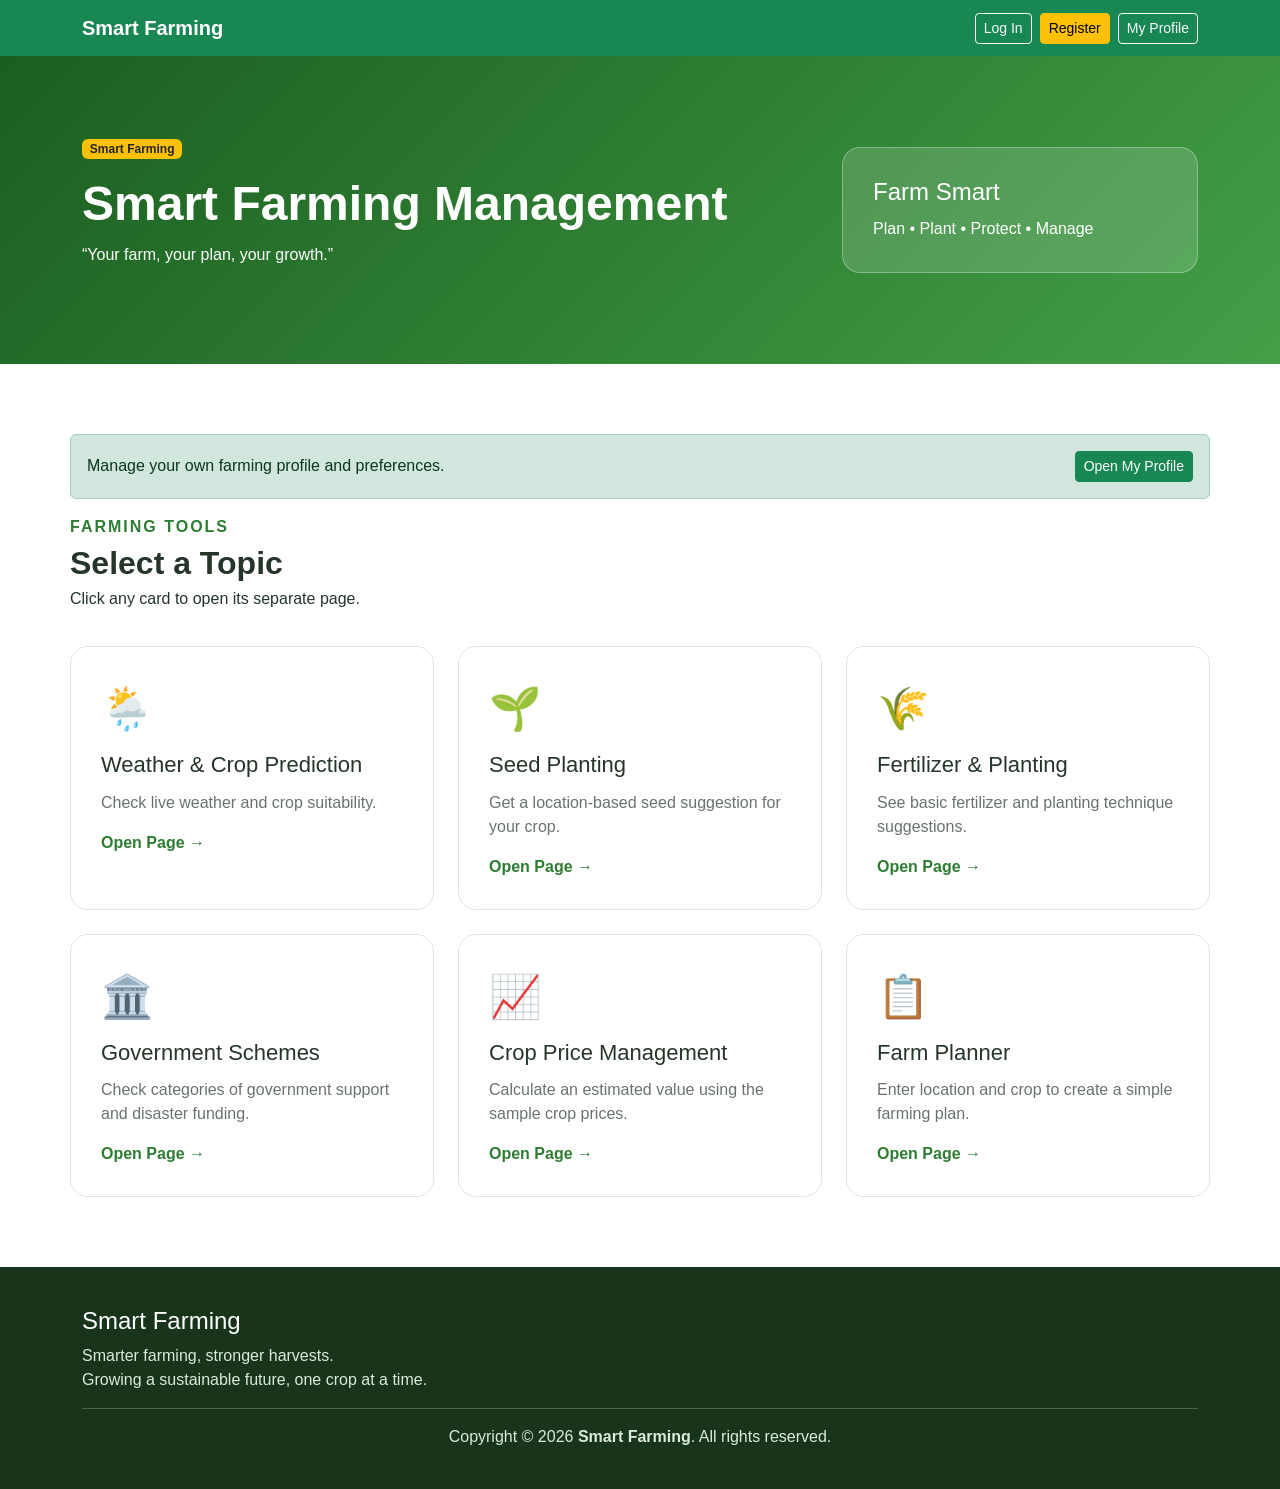
<file: index.html>
<!doctype html>
<html lang="en">
  <head>
    <meta charset="UTF-8" />
    <meta name="viewport" content="width=device-width, initial-scale=1.0" />
    <title>Smart Farming</title>
    <link
      href="https://cdn.jsdelivr.net/npm/bootstrap@5.3.8/dist/css/bootstrap.min.css"
      rel="stylesheet"
    />
    <link rel="stylesheet" href="style.css" />
  </head>
  <body>
    <nav class="navbar navbar-dark bg-success">
      <div class="container">
        <a class="navbar-brand fw-bold" href="index.html">Smart Farming</a>
        <div class="d-flex gap-2">
          <a class="btn btn-outline-light btn-sm" href="login.html">Log In</a>
          <a class="btn btn-warning btn-sm" href="signup.html">Register</a>
          <a class="btn btn-outline-light btn-sm" href="dashboard.html"
            >My Profile</a
          >
        </div>
      </div>
    </nav>

    <section class="hero-section">
      <div class="container">
        <div class="row align-items-center">
          <div class="col-md-8">
            <span class="badge bg-warning text-dark mb-3">Smart Farming</span>
            <h1>Smart Farming Management</h1>
            <p>“Your farm, your plan, your growth.”</p>
          </div>
          <div class="col-md-4">
            <div class="hero-card">
              <h4>Farm Smart</h4>
              <p class="mb-0">Plan • Plant • Protect • Manage</p>
            </div>
          </div>
        </div>
      </div>
    </section>

    <div class="container section-padding">
      <div
        class="alert alert-success d-flex flex-wrap justify-content-between align-items-center gap-2"
      >
        <span>Manage your own farming profile and preferences.</span
        ><a class="btn btn-success btn-sm" href="dashboard.html"
          >Open My Profile</a
        >
      </div>
      <div class="section-title">
        <span>FARMING TOOLS</span>
        <h2>Select a Topic</h2>
        <p>Click any card to open its separate page.</p>
      </div>

      <div class="row g-4">
        <div class="col-md-6 col-lg-4">
          <a class="topic-card" href="weather.html">
            <div class="topic-icon">🌦️</div>
            <h3>Weather & Crop Prediction</h3>
            <p>Check live weather and crop suitability.</p>
            <span>Open Page →</span>
          </a>
        </div>

        <div class="col-md-6 col-lg-4">
          <a class="topic-card" href="seeds.html">
            <div class="topic-icon">🌱</div>
            <h3>Seed Planting</h3>
            <p>Get a location-based seed suggestion for your crop.</p>
            <span>Open Page →</span>
          </a>
        </div>

        <div class="col-md-6 col-lg-4">
          <a class="topic-card" href="fertilizer.html">
            <div class="topic-icon">🌾</div>
            <h3>Fertilizer & Planting</h3>
            <p>See basic fertilizer and planting technique suggestions.</p>
            <span>Open Page →</span>
          </a>
        </div>

        <div class="col-md-6 col-lg-4">
          <a class="topic-card" href="schemes.html">
            <div class="topic-icon">🏛️</div>
            <h3>Government Schemes</h3>
            <p>Check categories of government support and disaster funding.</p>
            <span>Open Page →</span>
          </a>
        </div>

        <div class="col-md-6 col-lg-4">
          <a class="topic-card" href="prices.html">
            <div class="topic-icon">📈</div>
            <h3>Crop Price Management</h3>
            <p>Calculate an estimated value using the sample crop prices.</p>
            <span>Open Page →</span>
          </a>
        </div>

        <div class="col-md-6 col-lg-4">
          <a class="topic-card" href="planner.html">
            <div class="topic-icon">📋</div>
            <h3>Farm Planner</h3>
            <p>Enter location and crop to create a simple farming plan.</p>
            <span>Open Page →</span>
          </a>
        </div>
      </div>
    </div>

    <footer>
      <div class="container">
        <h4>Smart Farming</h4>
        <p class="mb-0">
          Smarter farming, stronger harvests.<br />
          Growing a sustainable future, one crop at a time.
        </p>
        <hr />
        <p class="mb-0 text-center">
          Copyright &copy; 2026 <strong>Smart Farming</strong>. All rights
          reserved.
        </p>
      </div>
    </footer>
  </body>
</html>
</file>
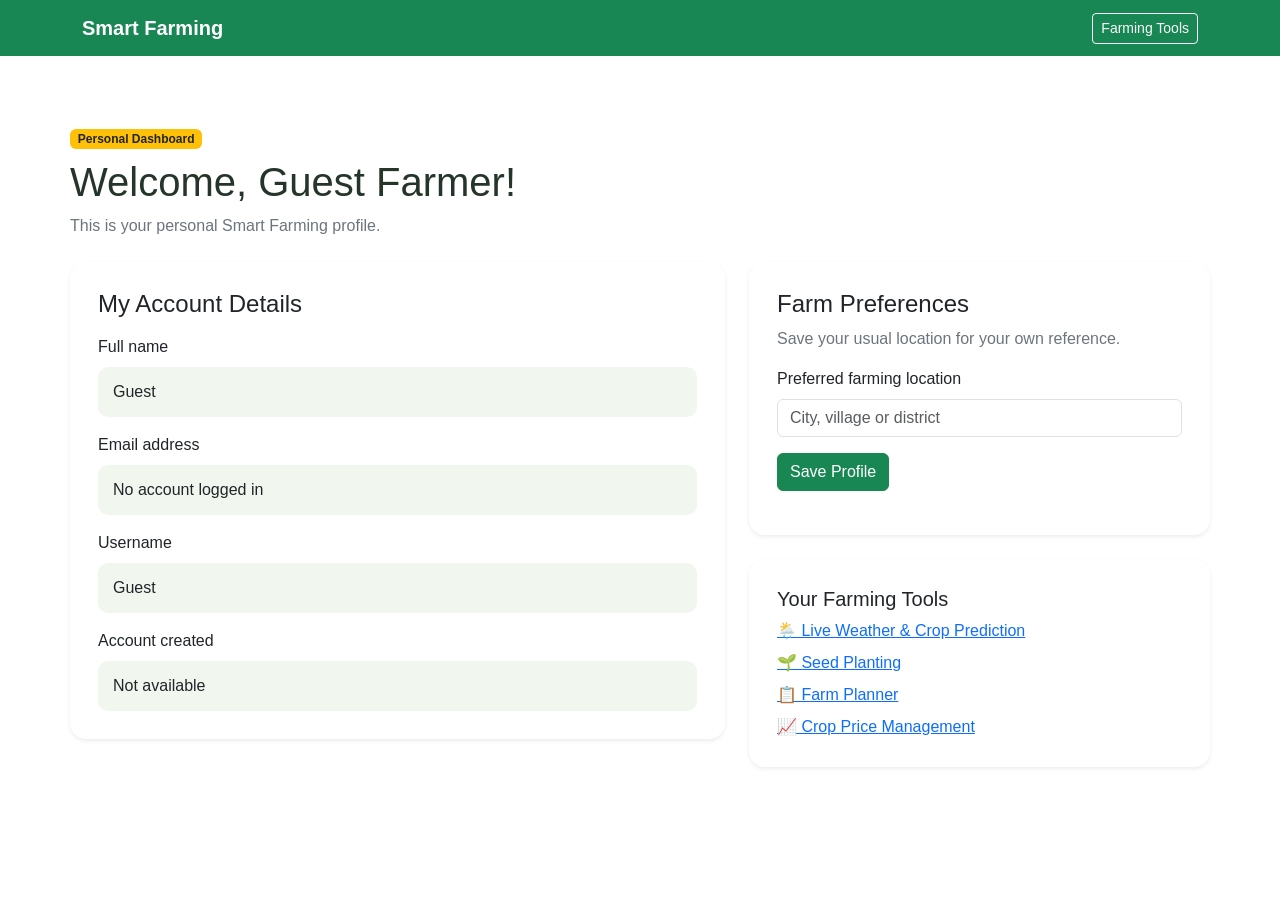
<file: dashboard.html>
<!DOCTYPE html>
<html lang="en"><head><meta charset="UTF-8"><meta name="viewport" content="width=device-width, initial-scale=1"><title>My Farming Profile | Smart Farming</title><link href="https://cdn.jsdelivr.net/npm/bootstrap@5.3.8/dist/css/bootstrap.min.css" rel="stylesheet"><link rel="stylesheet" href="style.css"></head>
<body><nav class="navbar navbar-dark bg-success"><div class="container"><a class="navbar-brand fw-bold" href="index.html">Smart Farming</a><div class="d-flex gap-2"><a class="btn btn-outline-light btn-sm" href="index.html">Farming Tools</a></div></div></nav><main class="container section-padding"><div class="mb-4"><span class="badge bg-warning text-dark">Personal Dashboard</span><h1 class="mt-2">Welcome, <span id="dashboardName">Farmer</span>!</h1><p class="text-secondary">This is your personal Smart Farming profile.</p></div><div class="row g-4"><div class="col-lg-7"><section class="card shadow-sm"><div class="card-body"><h2 class="h4 mb-3">My Account Details</h2><div class="mb-3"><label class="form-label">Full name</label><div class="profile-value" id="dashboardNameCopy"><span id="dashboardNameCard">Your name</span></div></div><div class="mb-3"><label class="form-label">Email address</label><div class="profile-value" id="profileEmail"></div></div><div class="mb-3"><label class="form-label">Username</label><div class="profile-value" id="profileUsername"></div></div><div><label class="form-label">Account created</label><div class="profile-value" id="profileCreated"></div></div></div></section></div><div class="col-lg-5"><section class="card shadow-sm"><div class="card-body"><h2 class="h4">Farm Preferences</h2><p class="text-secondary">Save your usual location for your own reference.</p><label class="form-label" for="profileLocation">Preferred farming location</label><input class="form-control mb-3" id="profileLocation" placeholder="City, village or district"><button class="btn btn-success" id="saveProfileButton">Save Profile</button><p id="profileMessage" role="status" aria-live="polite"></p></div></section><section class="card shadow-sm mt-4"><div class="card-body"><h2 class="h5">Your Farming Tools</h2><p class="mb-2"><a href="weather.html">🌦️ Live Weather & Crop Prediction</a></p><p class="mb-2"><a href="seeds.html">🌱 Seed Planting</a></p><p class="mb-2"><a href="planner.html">📋 Farm Planner</a></p><p class="mb-0"><a href="prices.html">📈 Crop Price Management</a></p></div></section></div></div></main><script src="account.js"></script></body></html>
</file>
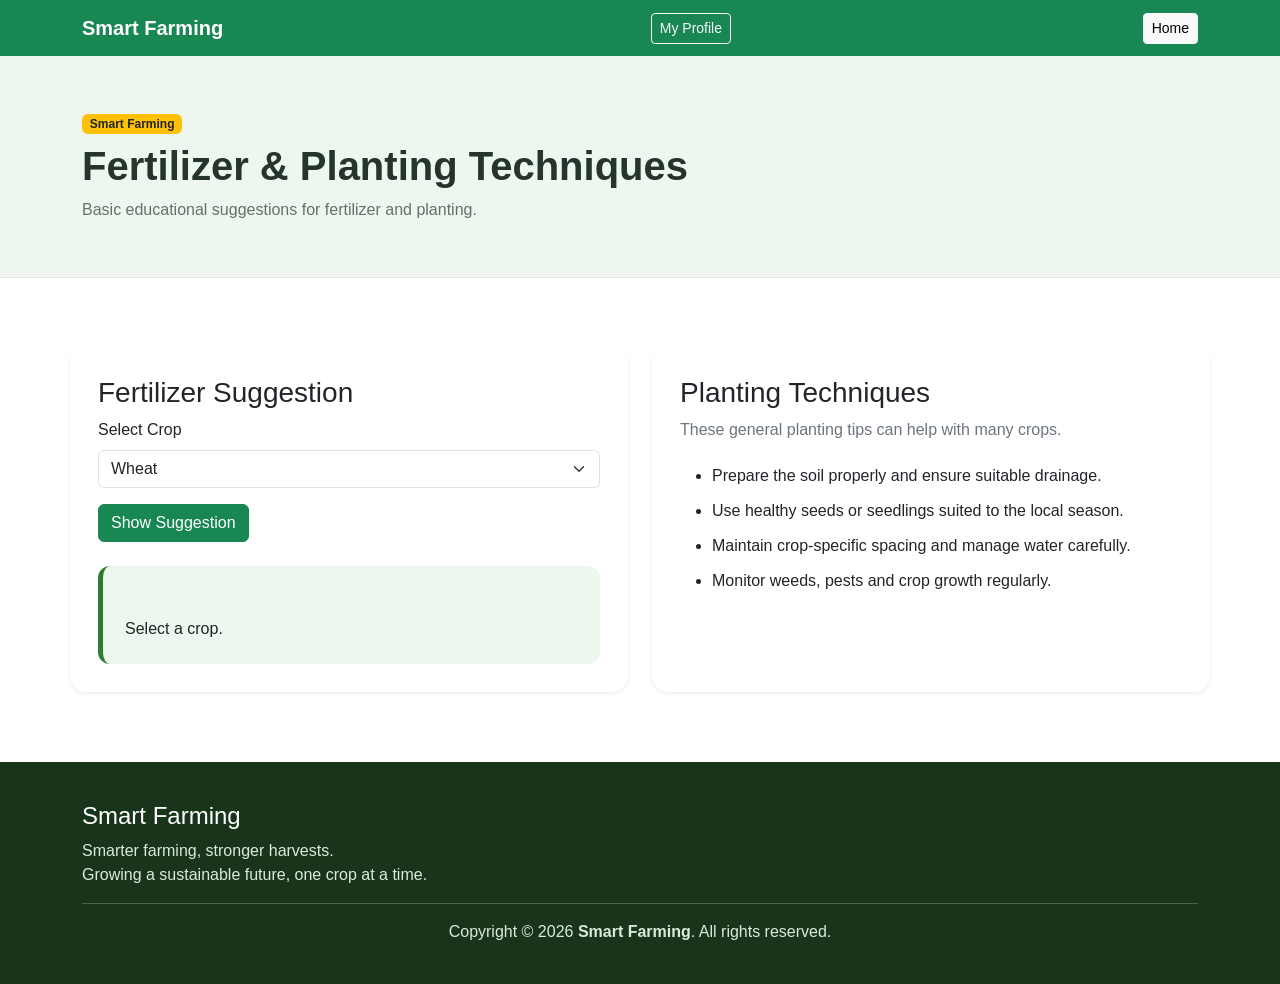
<file: fertilizer.html>
<!doctype html>
<html lang="en">
  <head>
    <meta charset="UTF-8" />
    <meta name="viewport" content="width=device-width, initial-scale=1.0" />
    <title>Fertilizer & Planting - Smart Farming</title>
    <link
      href="https://cdn.jsdelivr.net/npm/bootstrap@5.3.8/dist/css/bootstrap.min.css"
      rel="stylesheet"
    />
    <link rel="stylesheet" href="style.css" />
  </head>
  <body>
    <nav class="navbar navbar-dark bg-success">
      <div class="container">
        <a class="navbar-brand fw-bold" href="index.html">Smart Farming</a>
        <div class="d-flex gap-2">
          <a class="btn btn-outline-light btn-sm" href="dashboard.html"
            >My Profile</a
          >
        </div>
        <a class="btn btn-light btn-sm" href="index.html">Home</a>
      </div>
    </nav>

    <header class="page-header">
      <div class="container">
        <span class="badge bg-warning text-dark mb-2">Smart Farming</span>
        <h1>Fertilizer & Planting Techniques</h1>
        <p>Basic educational suggestions for fertilizer and planting.</p>
      </div>
    </header>

    <main class="container section-padding">
      <div class="row g-4">
        <div class="col-md-6">
          <div class="card shadow-sm h-100">
            <div class="card-body">
              <h3>Fertilizer Suggestion</h3>

              <label class="form-label">Select Crop</label>
              <select id="fertilizerCrop" class="form-select">
                <option value="wheat">Wheat</option>
                <option value="rice">Rice</option>
                <option value="cotton">Cotton</option>
                <option value="peanut">Peanut</option>
                <option value="vegetables">Vegetables</option>
                <option value="corn">Corn</option>
                <option value="chana">Chana</option>
                <option value="soybean">Soybean</option>
                <option value="pearlmillet">Bajra</option>
                <option value="tomato">Tomato</option>
                <option value="onion">Onion</option>
                <option value="potato">Potato</option>
                <option value="garlic">Garlic</option>
                <option value="mango">Mango</option>
                <option value="banana">Banana</option>
              </select>

              <button id="fertilizerBtn" class="btn btn-success mt-3">
                Show Suggestion
              </button>

              <div id="fertilizerResult" class="result-box mt-4">
                Select a crop.
              </div>
            </div>
          </div>
        </div>

        <div class="col-md-6">
          <div class="card shadow-sm h-100">
            <div class="card-body">
              <h3>Planting Techniques</h3>
              <p class="text-secondary">
                These general planting tips can help with many crops.
              </p>
              <ul class="clean-list" id="plantingTechniqueList">
                <li>Prepare the soil properly and ensure suitable drainage.</li>
                <li>
                  Use healthy seeds or seedlings suited to the local season.
                </li>
                <li>
                  Maintain crop-specific spacing and manage water carefully.
                </li>
                <li>Monitor weeds, pests and crop growth regularly.</li>
              </ul>
            </div>
          </div>
        </div>
      </div>
    </main>

    <footer>
      <div class="container">
        <h4>Smart Farming</h4>
        <p class="mb-0">
          Smarter farming, stronger harvests.<br />
          Growing a sustainable future, one crop at a time.
        </p>
        <hr />
        <p class="mb-0 text-center">
          Copyright &copy; 2026 <strong>Smart Farming</strong>. All rights
          reserved.
        </p>
      </div>
    </footer>

    <script src="script.js"></script>
    <script src="https://cdn.jsdelivr.net/npm/bootstrap@5.3.8/dist/js/bootstrap.bundle.min.js"></script>
  </body>
</html>
</file>
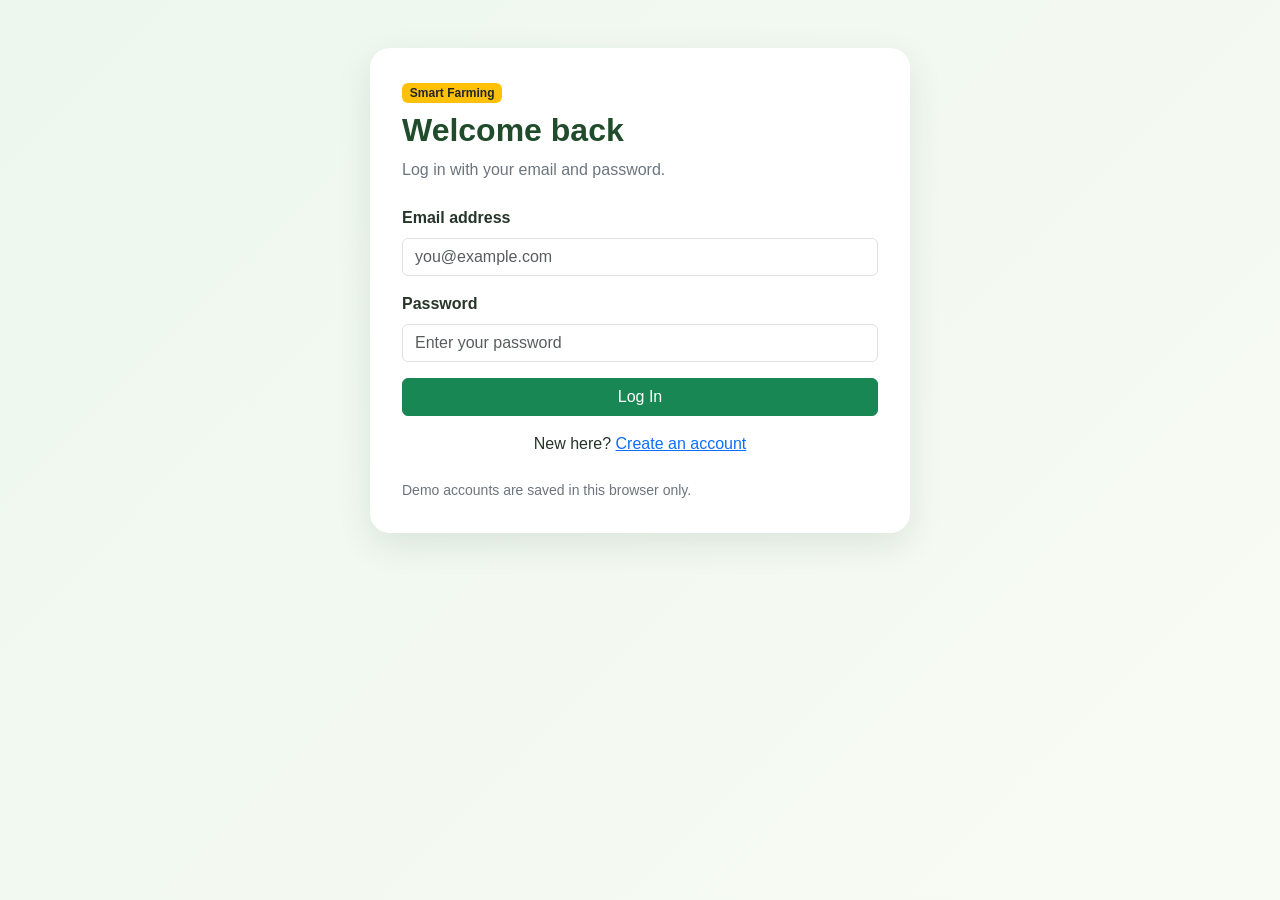
<file: login.html>
<!DOCTYPE html>
<html lang="en">
<head>
    <meta charset="UTF-8">
    <meta name="viewport" content="width=device-width, initial-scale=1">
    <title>Login | Smart Farming</title>
    <link href="https://cdn.jsdelivr.net/npm/bootstrap@5.3.8/dist/css/bootstrap.min.css" rel="stylesheet">
    <link rel="stylesheet" href="style.css">
</head>
<body>
    <main class="auth-page">
        <div class="auth-card">
            <div class="mb-4">
                <span class="badge bg-warning text-dark mb-2">Smart Farming</span>
                <h1 class="h2">Welcome back</h1>
                <p class="text-secondary">Log in with your email and password.</p>
            </div>
            <form id="loginForm">
                <div class="mb-3">
                    <label class="form-label" for="loginEmail">Email address</label>
                    <input class="form-control" type="email" id="loginEmail" autocomplete="email" required placeholder="you@example.com">
                </div>
                <div class="mb-3">
                    <label class="form-label" for="loginPassword">Password</label>
                    <input class="form-control" type="password" id="loginPassword" autocomplete="current-password" required placeholder="Enter your password">
                </div>
                <button class="btn btn-success w-100" type="submit">Log In</button>
                <p id="loginMessage" role="status" aria-live="polite"></p>
            </form>
            <p class="mt-3 mb-0 text-center">New here? <a href="signup.html">Create an account</a></p>
            <p class="small text-secondary mt-4 mb-0">Demo accounts are saved in this browser only.</p>
        </div>
    </main>
    <script src="account.js"></script>
</body>
</html>
</file>
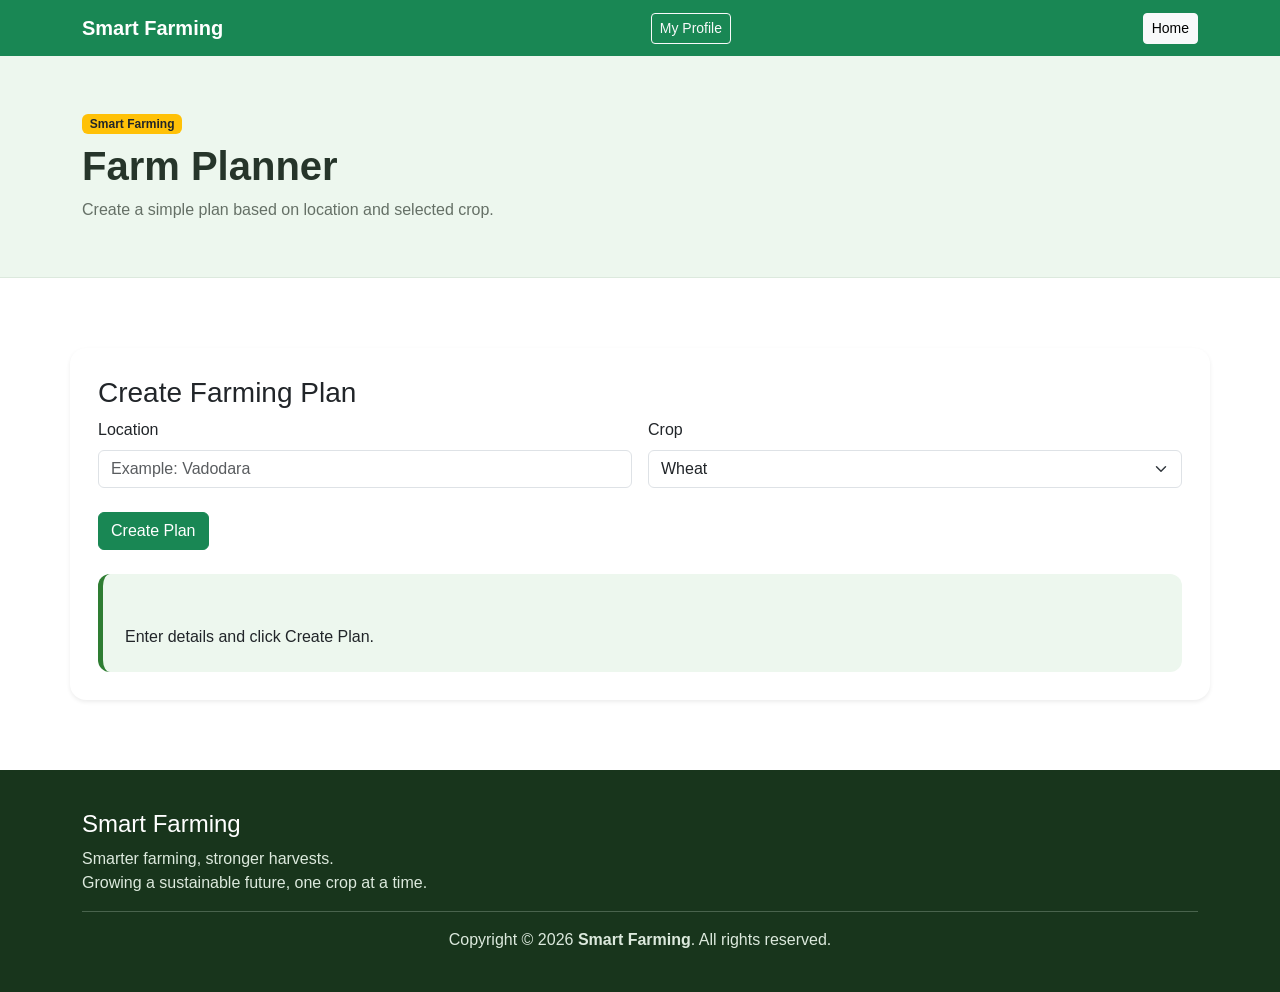
<file: planner.html>
<!doctype html>
<html lang="en">
  <head>
    <meta charset="UTF-8" />
    <meta name="viewport" content="width=device-width, initial-scale=1.0" />
    <title>Farm Planner - Smart Farming</title>
    <link
      href="https://cdn.jsdelivr.net/npm/bootstrap@5.3.8/dist/css/bootstrap.min.css"
      rel="stylesheet"
    />
    <link rel="stylesheet" href="style.css" />
  </head>
  <body>
    <nav class="navbar navbar-dark bg-success">
      <div class="container">
        <a class="navbar-brand fw-bold" href="index.html">Smart Farming</a>
        <div class="d-flex gap-2">
          <a class="btn btn-outline-light btn-sm" href="dashboard.html"
            >My Profile</a
          >
        </div>
        <a class="btn btn-light btn-sm" href="index.html">Home</a>
      </div>
    </nav>

    <header class="page-header">
      <div class="container">
        <span class="badge bg-warning text-dark mb-2">Smart Farming</span>
        <h1>Farm Planner</h1>
        <p>Create a simple plan based on location and selected crop.</p>
      </div>
    </header>

    <main class="container section-padding">
      <div class="card shadow-sm">
        <div class="card-body">
          <h3>Create Farming Plan</h3>

          <div class="row g-3">
            <div class="col-md-6">
              <label class="form-label">Location</label>
              <input
                type="text"
                id="planLocation"
                class="form-control"
                placeholder="Example: Vadodara"
              />
            </div>

            <div class="col-md-6">
              <label class="form-label">Crop</label>
              <select id="planCrop" class="form-select">
                <option value="wheat">Wheat</option>
                <option value="rice">Rice</option>
                <option value="cotton">Cotton</option>
                <option value="peanut">Peanut</option>
                <option value="vegetables">Vegetables</option>
                <option value="corn">Corn</option>
                <option value="chana">Chana</option>
                <option value="soybean">Soybean</option>
                <option value="pearlmillet">Bajra</option>
                <option value="tomato">Tomato</option>
                <option value="onion">Onion</option>
                <option value="potato">Potato</option>
                <option value="garlic">Garlic</option>
                <option value="mango">Mango</option>
                <option value="banana">Banana</option>
              </select>
            </div>
          </div>

          <button id="planBtn" class="btn btn-success mt-4">Create Plan</button>

          <div id="planResult" class="result-box mt-4">
            Enter details and click Create Plan.
          </div>
        </div>
      </div>
    </main>

    <footer>
      <div class="container">
        <h4>Smart Farming</h4>
        <p class="mb-0">
          Smarter farming, stronger harvests.<br />
          Growing a sustainable future, one crop at a time.
        </p>
        <hr />
        <p class="mb-0 text-center">
          Copyright &copy; 2026 <strong>Smart Farming</strong>. All rights
          reserved.
        </p>
      </div>
    </footer>

    <script src="script.js"></script>
    <script src="https://cdn.jsdelivr.net/npm/bootstrap@5.3.8/dist/js/bootstrap.bundle.min.js"></script>
  </body>
</html>
</file>
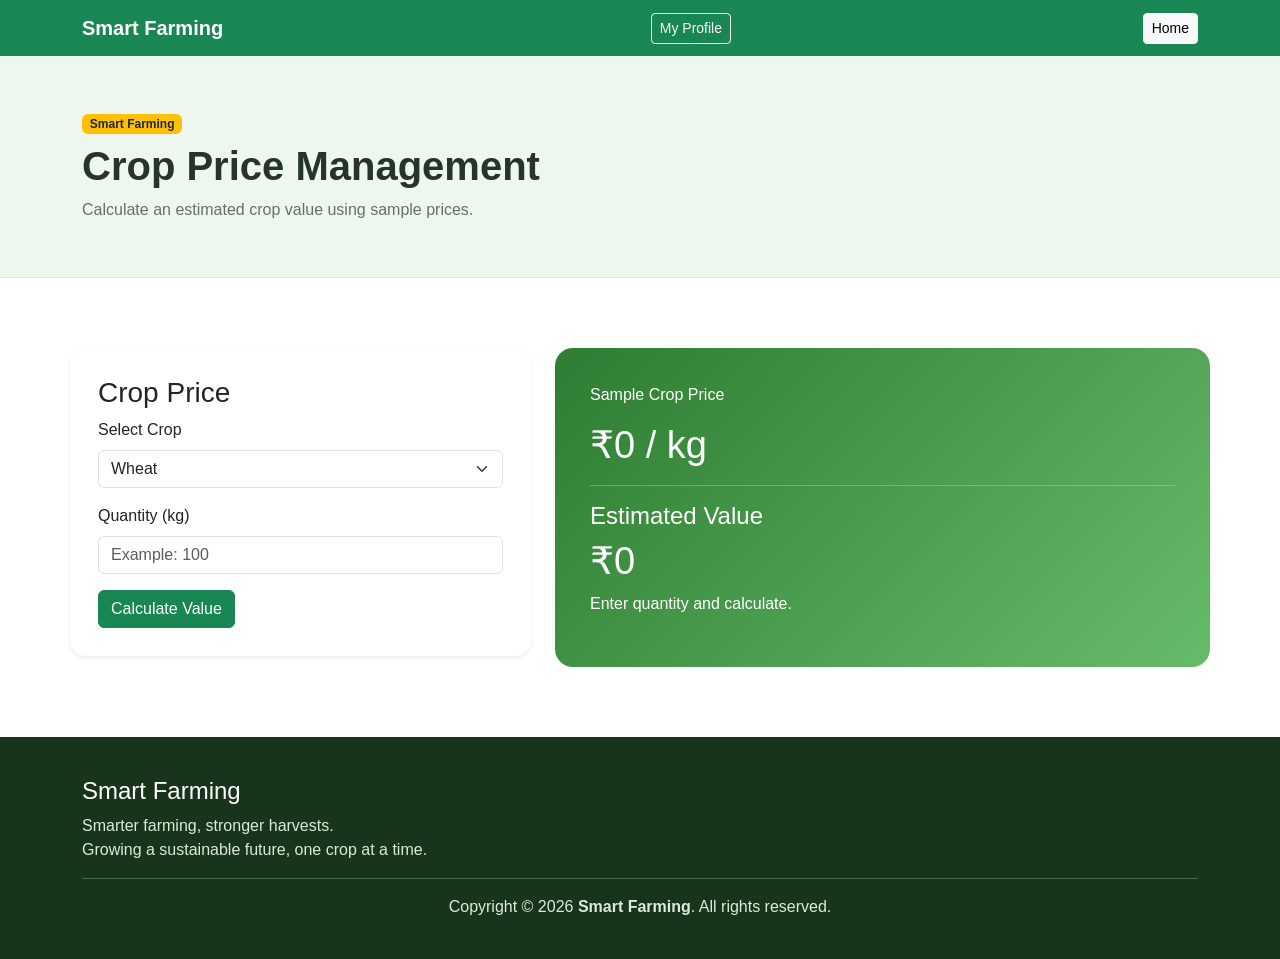
<file: prices.html>
<!doctype html>
<html lang="en">
  <head>
    <meta charset="UTF-8" />
    <meta name="viewport" content="width=device-width, initial-scale=1.0" />
    <title>Crop Price Management - Smart Farming</title>
    <link
      href="https://cdn.jsdelivr.net/npm/bootstrap@5.3.8/dist/css/bootstrap.min.css"
      rel="stylesheet"
    />
    <link rel="stylesheet" href="style.css" />
  </head>
  <body>
    <nav class="navbar navbar-dark bg-success">
      <div class="container">
        <a class="navbar-brand fw-bold" href="index.html">Smart Farming</a>
        <div class="d-flex gap-2">
          <a class="btn btn-outline-light btn-sm" href="dashboard.html"
            >My Profile</a
          >
        </div>
        <a class="btn btn-light btn-sm" href="index.html">Home</a>
      </div>
    </nav>

    <header class="page-header">
      <div class="container">
        <span class="badge bg-warning text-dark mb-2">Smart Farming</span>
        <h1>Crop Price Management</h1>
        <p>Calculate an estimated crop value using sample prices.</p>
      </div>
    </header>

    <main class="container section-padding">
      <div class="row g-4">
        <div class="col-md-5">
          <div class="card shadow-sm">
            <div class="card-body">
              <h3>Crop Price</h3>

              <label class="form-label">Select Crop</label>
              <select id="priceCrop" class="form-select mb-3">
                <option value="wheat">Wheat</option>
                <option value="rice">Rice</option>
                <option value="cotton">Cotton</option>
                <option value="peanut">Peanut</option>
                <option value="vegetables">Vegetables</option>
                <option value="corn">Corn</option>
                <option value="chana">Chana</option>
                <option value="soybean">Soybean</option>
                <option value="pearlmillet">Bajra</option>
                <option value="tomato">Tomato</option>
                <option value="onion">Onion</option>
                <option value="potato">Potato</option>
                <option value="garlic">Garlic</option>
                <option value="mango">Mango</option>
                <option value="banana">Banana</option>
              </select>

              <label class="form-label">Quantity (kg)</label>
              <input
                type="number"
                id="quantity"
                class="form-control"
                placeholder="Example: 100"
              />

              <button id="priceBtn" class="btn btn-success mt-3">
                Calculate Value
              </button>
            </div>
          </div>
        </div>

        <div class="col-md-7">
          <div class="price-result">
            <p>Sample Crop Price</p>
            <h2 id="priceDisplay">₹0 / kg</h2>
            <hr />
            <h4>Estimated Value</h4>
            <h2 id="totalValue">₹0</h2>
            <p id="priceNote">Enter quantity and calculate.</p>
          </div>
        </div>
      </div>
    </main>
    <footer>
      <div class="container">
        <h4>Smart Farming</h4>
        <p class="mb-0">
          Smarter farming, stronger harvests.<br />
          Growing a sustainable future, one crop at a time.
        </p>
        <hr />
        <p class="mb-0 text-center">
          Copyright &copy; 2026 <strong>Smart Farming</strong>. All rights
          reserved.
        </p>
      </div>
    </footer>

    <script src="script.js"></script>
    <script src="https://cdn.jsdelivr.net/npm/bootstrap@5.3.8/dist/js/bootstrap.bundle.min.js"></script>
  </body>
</html>
</file>
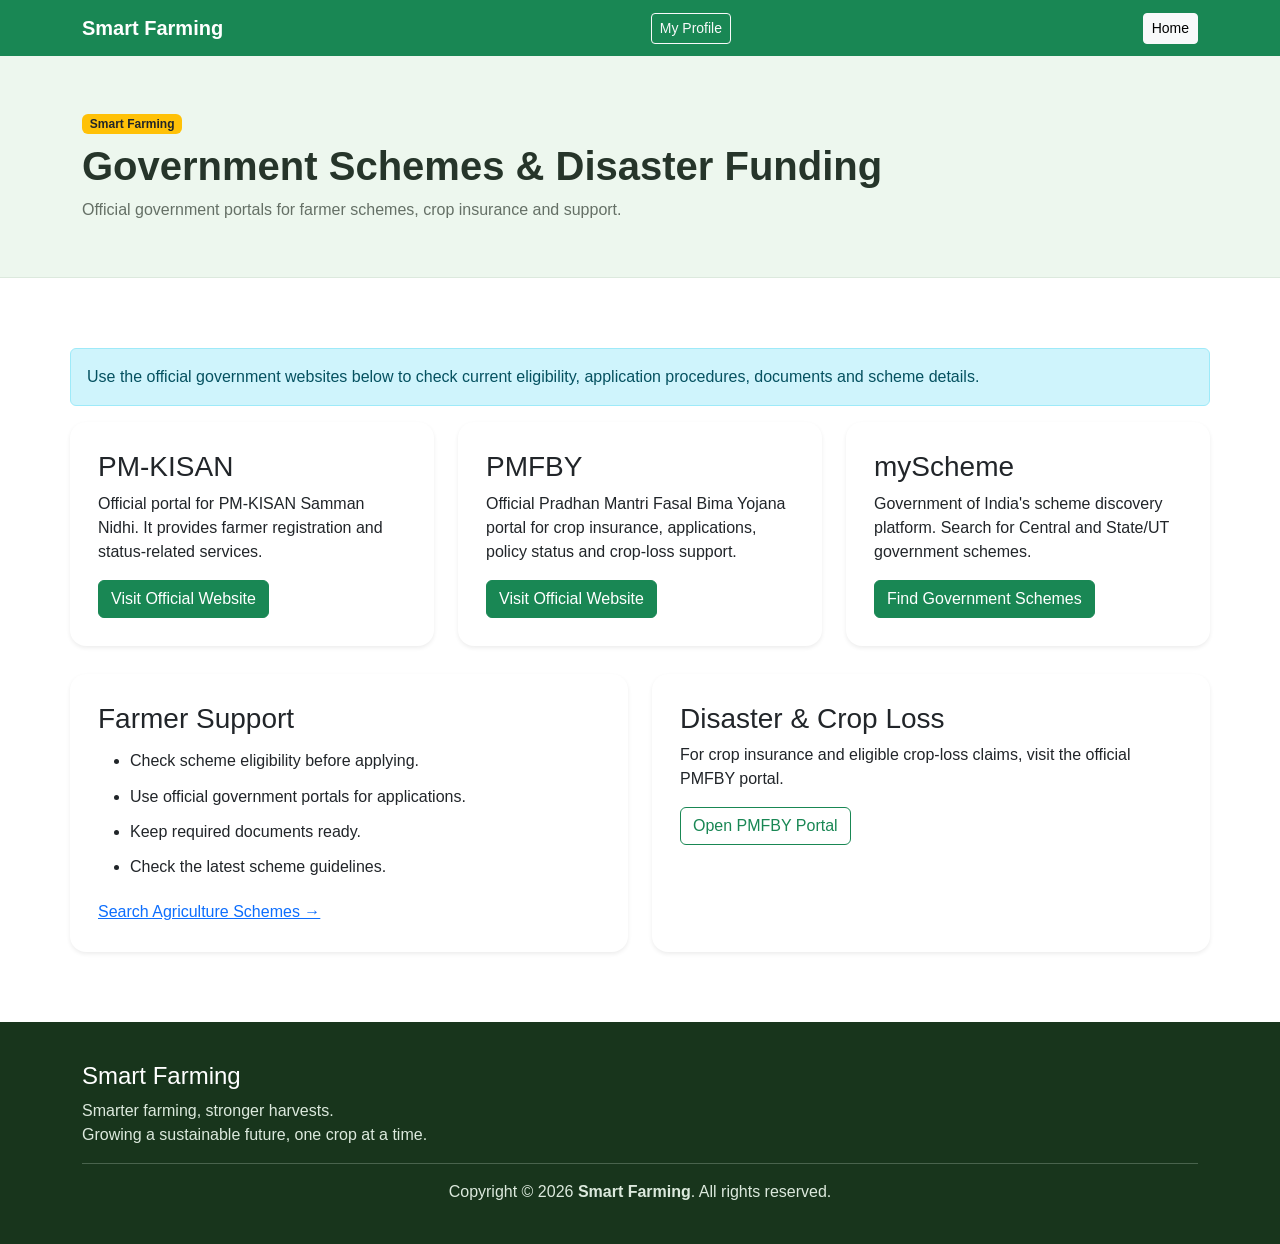
<file: schemes.html>
<!doctype html>
<html lang="en">
  <head>
    <meta charset="UTF-8" />
    <meta name="viewport" content="width=device-width, initial-scale=1.0" />
    <title>Government Schemes - Smart Farming</title>
    <link
      href="https://cdn.jsdelivr.net/npm/bootstrap@5.3.8/dist/css/bootstrap.min.css"
      rel="stylesheet"
    />
    <link rel="stylesheet" href="style.css" />
  </head>
  <body>
    <nav class="navbar navbar-dark bg-success">
      <div class="container">
        <a class="navbar-brand fw-bold" href="index.html">Smart Farming</a>
        <div class="d-flex gap-2">
          <a class="btn btn-outline-light btn-sm" href="dashboard.html"
            >My Profile</a
          >
        </div>
        <a class="btn btn-light btn-sm" href="index.html">Home</a>
      </div>
    </nav>

    <header class="page-header">
      <div class="container">
        <span class="badge bg-warning text-dark mb-2">Smart Farming</span>
        <h1>Government Schemes & Disaster Funding</h1>
        <p>
          Official government portals for farmer schemes, crop insurance and
          support.
        </p>
      </div>
    </header>

    <main class="container section-padding">
      <div class="alert alert-info">
        Use the official government websites below to check current eligibility,
        application procedures, documents and scheme details.
      </div>

      <div class="row g-4">
        <div class="col-md-4">
          <div class="card shadow-sm h-100">
            <div class="card-body">
              <h3>PM-KISAN</h3>
              <p>
                Official portal for PM-KISAN Samman Nidhi. It provides farmer
                registration and status-related services.
              </p>

              <a
                href="https://pmkisan.gov.in/"
                target="_blank"
                rel="noopener noreferrer"
                class="btn btn-success"
              >
                Visit Official Website
              </a>
            </div>
          </div>
        </div>

        <div class="col-md-4">
          <div class="card shadow-sm h-100">
            <div class="card-body">
              <h3>PMFBY</h3>
              <p>
                Official Pradhan Mantri Fasal Bima Yojana portal for crop
                insurance, applications, policy status and crop-loss support.
              </p>

              <a
                href="https://pmfby.gov.in/"
                target="_blank"
                rel="noopener noreferrer"
                class="btn btn-success"
              >
                Visit Official Website
              </a>
            </div>
          </div>
        </div>

        <div class="col-md-4">
          <div class="card shadow-sm h-100">
            <div class="card-body">
              <h3>myScheme</h3>
              <p>
                Government of India's scheme discovery platform. Search for
                Central and State/UT government schemes.
              </p>

              <a
                href="https://www.myscheme.gov.in/"
                target="_blank"
                rel="noopener noreferrer"
                class="btn btn-success"
              >
                Find Government Schemes
              </a>
            </div>
          </div>
        </div>
      </div>

      <div class="row g-4 mt-1">
        <div class="col-md-6">
          <div class="card shadow-sm h-100">
            <div class="card-body">
              <h3>Farmer Support</h3>

              <ul class="clean-list">
                <li>Check scheme eligibility before applying.</li>
                <li>Use official government portals for applications.</li>
                <li>Keep required documents ready.</li>
                <li>Check the latest scheme guidelines.</li>
              </ul>

              <a
                href="https://www.myscheme.gov.in/"
                target="_blank"
                rel="noopener noreferrer"
              >
                Search Agriculture Schemes →
              </a>
            </div>
          </div>
        </div>

        <div class="col-md-6">
          <div class="card shadow-sm h-100">
            <div class="card-body">
              <h3>Disaster & Crop Loss</h3>

              <p>
                For crop insurance and eligible crop-loss claims, visit the
                official PMFBY portal.
              </p>

              <a
                href="https://pmfby.gov.in/"
                target="_blank"
                rel="noopener noreferrer"
                class="btn btn-outline-success"
              >
                Open PMFBY Portal
              </a>
            </div>
          </div>
        </div>
      </div>
    </main>

    <footer>
      <div class="container">
        <h4>Smart Farming</h4>
        <p class="mb-0">
          Smarter farming, stronger harvests.<br />
          Growing a sustainable future, one crop at a time.
        </p>
        <hr />
        <p class="mb-0 text-center">
          Copyright &copy; 2026 <strong>Smart Farming</strong>. All rights
          reserved.
        </p>
      </div>
    </footer>

    <script src="script.js"></script>
    <script src="https://cdn.jsdelivr.net/npm/bootstrap@5.3.8/dist/js/bootstrap.bundle.min.js"></script>
  </body>
</html>
</file>
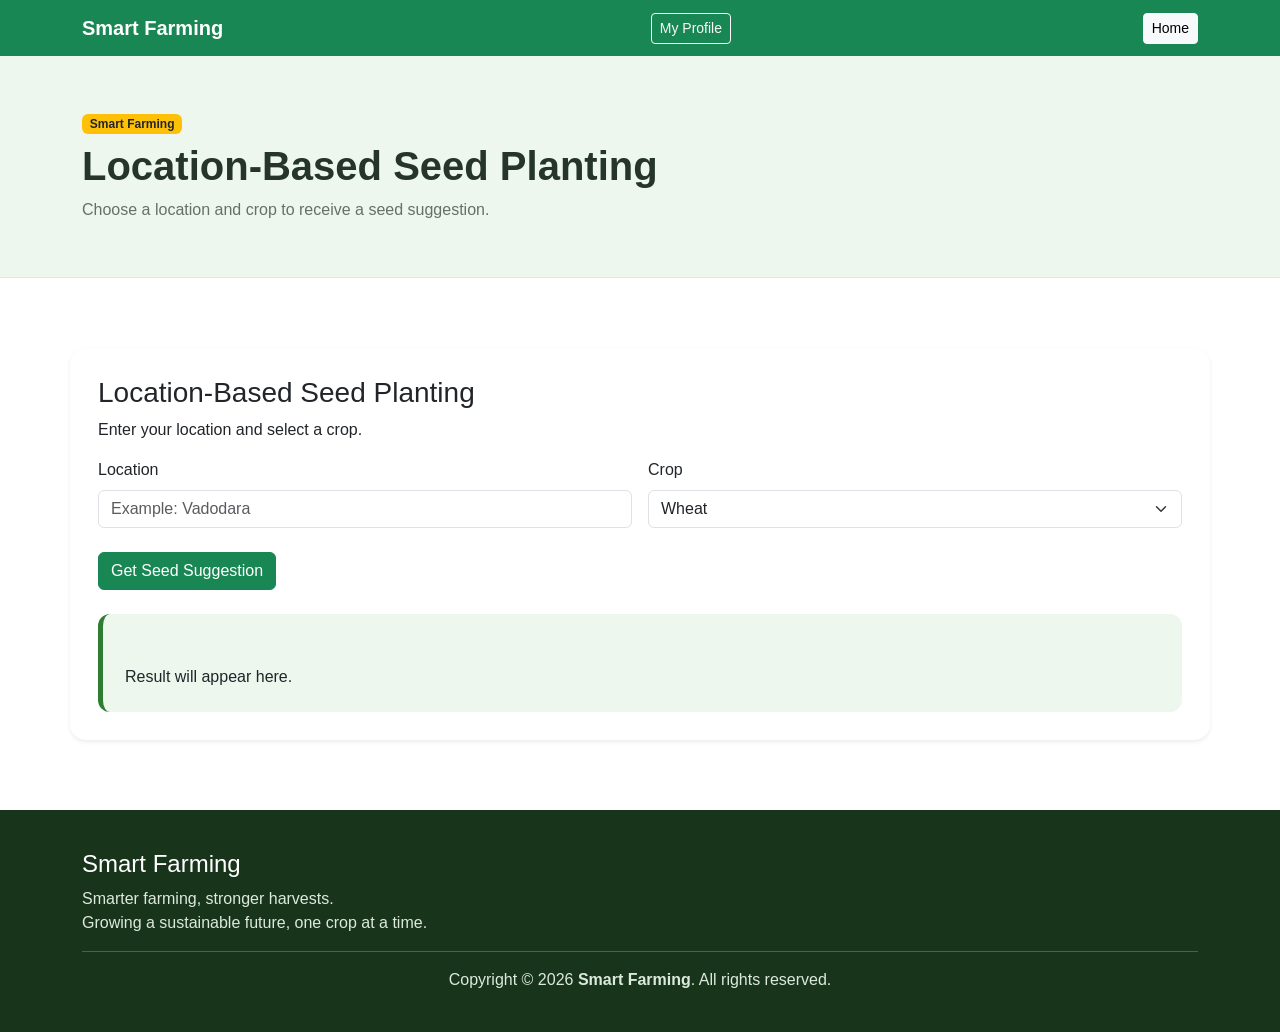
<file: seeds.html>
<!doctype html>
<html lang="en">
  <head>
    <meta charset="UTF-8" />
    <meta name="viewport" content="width=device-width, initial-scale=1.0" />
    <title>Seed Planting - Smart Farming</title>
    <link
      href="https://cdn.jsdelivr.net/npm/bootstrap@5.3.8/dist/css/bootstrap.min.css"
      rel="stylesheet"
    />
    <link rel="stylesheet" href="style.css" />
  </head>
  <body>
    <nav class="navbar navbar-dark bg-success">
      <div class="container">
        <a class="navbar-brand fw-bold" href="index.html">Smart Farming</a>
        <div class="d-flex gap-2">
          <a class="btn btn-outline-light btn-sm" href="dashboard.html"
            >My Profile</a
          >
        </div>
        <a class="btn btn-light btn-sm" href="index.html">Home</a>
      </div>
    </nav>

    <header class="page-header">
      <div class="container">
        <span class="badge bg-warning text-dark mb-2">Smart Farming</span>
        <h1>Location-Based Seed Planting</h1>
        <p>Choose a location and crop to receive a seed suggestion.</p>
      </div>
    </header>

    <main class="container section-padding">
      <div class="card shadow-sm">
        <div class="card-body">
          <h3>Location-Based Seed Planting</h3>
          <p>Enter your location and select a crop.</p>

          <div class="row g-3">
            <div class="col-md-6">
              <label class="form-label">Location</label>
              <input
                type="text"
                id="seedLocation"
                class="form-control"
                placeholder="Example: Vadodara"
              />
            </div>

            <div class="col-md-6">
              <label class="form-label">Crop</label>
              <select id="seedCrop" class="form-select">
                <option value="wheat">Wheat</option>
                <option value="rice">Rice</option>
                <option value="cotton">Cotton</option>
                <option value="peanut">Peanut</option>
                <option value="vegetables">Vegetables</option>
                <option value="corn">Corn</option>
                <option value="chana">Chana</option>
                <option value="soybean">Soybean</option>
                <option value="pearlmillet">Bajra</option>
                <option value="tomato">Tomato</option>
                <option value="onion">Onion</option>
                <option value="potato">Potato</option>
                <option value="garlic">Garlic</option>
                <option value="mango">Mango</option>
                <option value="banana">Banana</option>
              </select>
            </div>
          </div>

          <button id="seedBtn" class="btn btn-success mt-4">
            Get Seed Suggestion
          </button>

          <div id="seedResult" class="result-box mt-4">
            Result will appear here.
          </div>
        </div>
      </div>
    </main>

    <footer>
      <div class="container">
        <h4>Smart Farming</h4>
        <p class="mb-0">
          Smarter farming, stronger harvests.<br />
          Growing a sustainable future, one crop at a time.
        </p>
        <hr />
        <p class="mb-0 text-center">
          Copyright &copy; 2026 <strong>Smart Farming</strong>. All rights
          reserved.
        </p>
      </div>
    </footer>

    <script src="script.js"></script>
    <script src="https://cdn.jsdelivr.net/npm/bootstrap@5.3.8/dist/js/bootstrap.bundle.min.js"></script>
  </body>
</html>
</file>
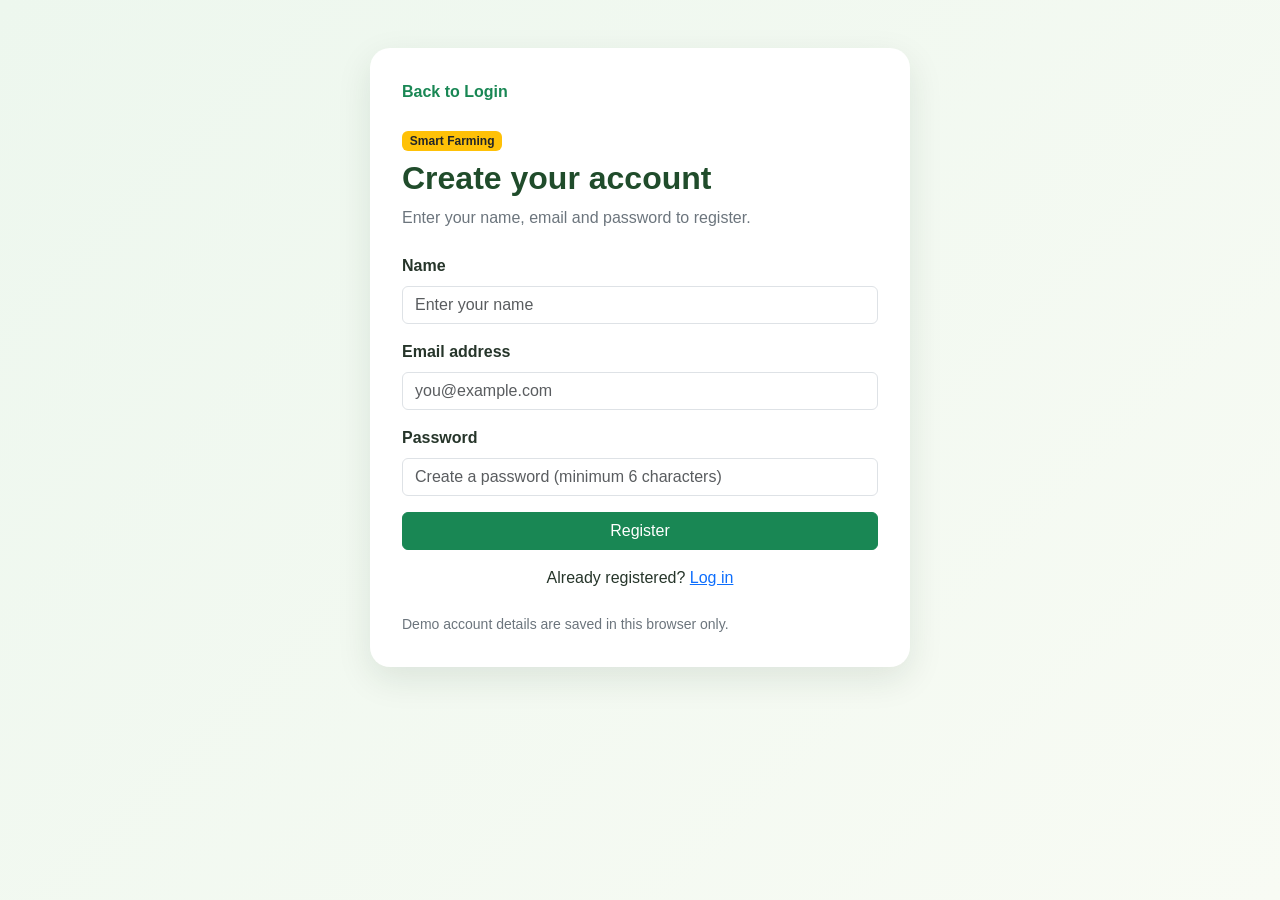
<file: signup.html>
<!DOCTYPE html>
<html lang="en">
<head>
    <meta charset="UTF-8">
    <meta name="viewport" content="width=device-width, initial-scale=1">
    <title>Create Account | Smart Farming</title>
    <link href="https://cdn.jsdelivr.net/npm/bootstrap@5.3.8/dist/css/bootstrap.min.css" rel="stylesheet">
    <link rel="stylesheet" href="style.css">
</head>
<body>
    <main class="auth-page">
        <div class="auth-card">
            <a href="login.html" class="text-success text-decoration-none fw-bold">Back to Login</a>
            <div class="mt-4 mb-4">
                <span class="badge bg-warning text-dark mb-2">Smart Farming</span>
                <h1 class="h2">Create your account</h1>
                <p class="text-secondary">Enter your name, email and password to register.</p>
            </div>
            <form id="signupForm">
                <div class="mb-3">
                    <label class="form-label" for="signupName">Name</label>
                    <input class="form-control" id="signupName" autocomplete="name" required placeholder="Enter your name">
                </div>
                <div class="mb-3">
                    <label class="form-label" for="signupEmail">Email address</label>
                    <input class="form-control" type="email" id="signupEmail" autocomplete="email" required placeholder="you@example.com">
                </div>
                <div class="mb-3">
                    <label class="form-label" for="signupPassword">Password</label>
                    <input class="form-control" type="password" id="signupPassword" autocomplete="new-password" minlength="6" required placeholder="Create a password (minimum 6 characters)">
                </div>
                <button class="btn btn-success w-100" type="submit">Register</button>
                <p id="signupMessage" role="status" aria-live="polite"></p>
            </form>
            <p class="mt-3 mb-0 text-center">Already registered? <a href="login.html">Log in</a></p>
            <p class="small text-secondary mt-4 mb-0">Demo account details are saved in this browser only.</p>
        </div>
    </main>
    <script src="account.js"></script>
</body>
</html>
</file>
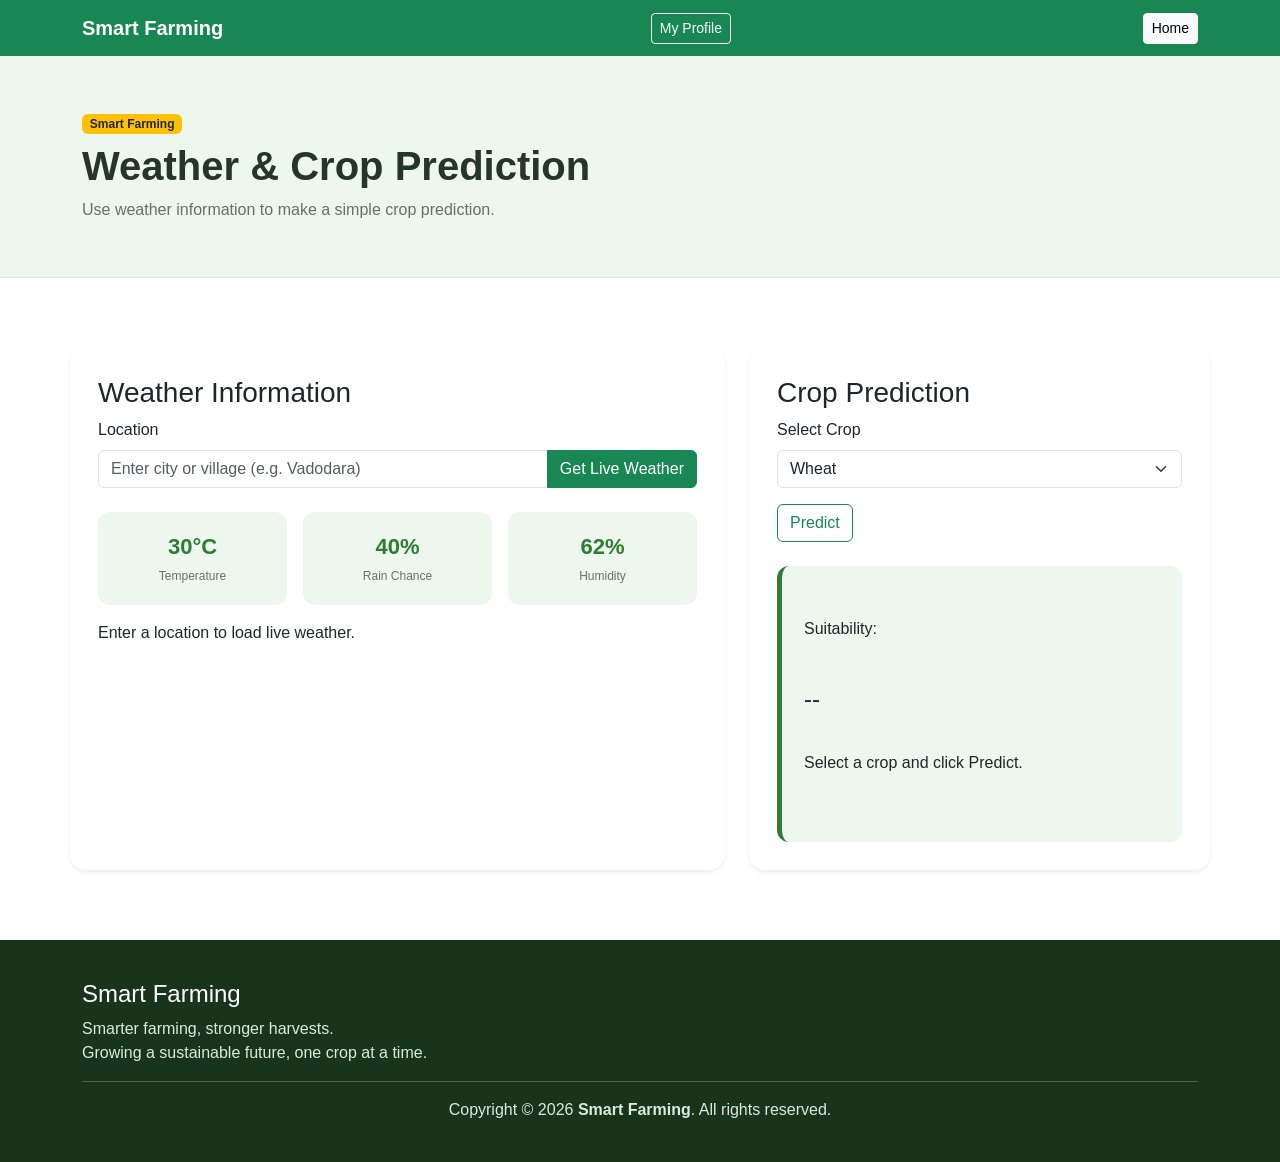
<file: weather.html>
<!doctype html>
<html lang="en">
  <head>
    <meta charset="UTF-8" />
    <meta name="viewport" content="width=device-width, initial-scale=1.0" />
    <title>Weather & Crop Prediction - Smart Farming</title>
    <link
      href="https://cdn.jsdelivr.net/npm/bootstrap@5.3.8/dist/css/bootstrap.min.css"
      rel="stylesheet"
    />
    <link rel="stylesheet" href="style.css" />
  </head>
  <body>
    <nav class="navbar navbar-dark bg-success">
      <div class="container">
        <a class="navbar-brand fw-bold" href="index.html">Smart Farming</a>
        <div class="d-flex gap-2">
          <a class="btn btn-outline-light btn-sm" href="dashboard.html"
            >My Profile</a
          >
        </div>
        <a class="btn btn-light btn-sm" href="index.html">Home</a>
      </div>
    </nav>

    <header class="page-header">
      <div class="container">
        <span class="badge bg-warning text-dark mb-2">Smart Farming</span>
        <h1>Weather & Crop Prediction</h1>
        <p>Use weather information to make a simple crop prediction.</p>
      </div>
    </header>

    <main class="container section-padding">
      <div class="row g-4">
        <div class="col-md-7">
          <div class="card shadow-sm h-100">
            <div class="card-body">
              <h3>Weather Information</h3>

              <label for="weatherLocationInput" class="form-label"
                >Location</label
              >
              <div class="input-group mb-2">
                <input
                  type="text"
                  id="weatherLocationInput"
                  class="form-control"
                  placeholder="Enter city or village (e.g. Vadodara)"
                  autocomplete="address-level2"
                />
                <button id="weatherBtn" class="btn btn-success" type="button">
                  Get Live Weather
                </button>
              </div>
              <div class="d-flex flex-wrap gap-2 align-items-center mb-3"></div>

              <div class="row g-3">
                <div class="col-4">
                  <div class="stat-box">
                    <strong id="temperature">30°C</strong>
                    <span>Temperature</span>
                  </div>
                </div>
                <div class="col-4">
                  <div class="stat-box">
                    <strong id="rainfall">40%</strong>
                    <span>Rain Chance</span>
                  </div>
                </div>
                <div class="col-4">
                  <div class="stat-box">
                    <strong id="humidity">62%</strong>
                    <span>Humidity</span>
                  </div>
                </div>
              </div>

              <p
                id="weatherMessage"
                class="mt-3"
                role="status"
                aria-live="polite"
              >
                Enter a location to load live weather.
              </p>
            </div>
          </div>
        </div>

        <div class="col-md-5">
          <div class="card shadow-sm h-100">
            <div class="card-body">
              <h3>Crop Prediction</h3>

              <label class="form-label">Select Crop</label>
              <select id="weatherCrop" class="form-select mb-3">
                <option value="wheat">Wheat</option>
                <option value="rice">Rice</option>
                <option value="cotton">Cotton</option>
                <option value="peanut">Peanut</option>
                <option value="vegetables">Vegetables</option>
                <option value="corn">Corn</option>
                <option value="chana">Chana</option>
                <option value="soybean">Soybean</option>
                <option value="pearlmillet">Bajra</option>
                <option value="tomato">Tomato</option>
                <option value="onion">Onion</option>
                <option value="potato">Potato</option>
                <option value="garlic">Garlic</option>
                <option value="mango">Mango</option>
                <option value="banana">Banana</option>
              </select>

              <button id="predictBtn" class="btn btn-outline-success">
                Predict
              </button>

              <div class="result-box mt-4">
                <p>Suitability:</p>
                <h4 id="suitability">--</h4>
                <p id="predictionText">Select a crop and click Predict.</p>
              </div>
            </div>
          </div>
        </div>
      </div>
    </main>

    <footer>
      <div class="container">
        <h4>Smart Farming</h4>
        <p class="mb-0">
          Smarter farming, stronger harvests.<br />
          Growing a sustainable future, one crop at a time.
        </p>
        <hr />
        <p class="mb-0 text-center">
          Copyright &copy; 2026 <strong>Smart Farming</strong>. All rights
          reserved.
        </p>
      </div>
    </footer>

    <script src="script.js"></script>
    <script src="https://cdn.jsdelivr.net/npm/bootstrap@5.3.8/dist/js/bootstrap.bundle.min.js"></script>
  </body>
</html>
</file>
<file: style.css>
* {
    box-sizing: border-box;
}

html {
    scroll-behavior: smooth;
}

body {
    margin: 0;
    font-family: Arial, sans-serif;
    color: #26352a;
    background: #ffffff;
}

.hero-section {
    background: linear-gradient(135deg, #1b5e20, #43a047);
    color: white;
    padding: 80px 0;
}

.hero-section h1,
.page-header h1 {
    font-weight: 700;
}

.hero-section h1 {
    font-size: 48px;
}

.hero-section p {
    line-height: 1.7;
}

.hero-card {
    background: rgba(255, 255, 255, 0.15);
    border: 1px solid rgba(255, 255, 255, 0.3);
    border-radius: 18px;
    padding: 30px;
}

.page-header {
    background: #edf7ee;
    padding: 55px 0;
    border-bottom: 1px solid #dce9dd;
}

.page-header p {
    margin-bottom: 0;
    color: #657066;
}

.section-padding {
    padding: 70px 0;
}

.section-title {
    margin-bottom: 35px;
}

.section-title span {
    color: #2e7d32;
    font-weight: bold;
    letter-spacing: 2px;
}

.section-title h2 {
    margin: 5px 0;
    font-weight: 700;
}

.topic-card {
    display: block;
    height: 100%;
    padding: 30px;
    border-radius: 18px;
    border: 1px solid #dce8de;
    background: white;
    text-decoration: none;
    color: #26352a;
    transition: 0.2s;
}

.topic-card:hover {
    transform: translateY(-5px);
    box-shadow: 0 10px 25px rgba(0, 0, 0, 0.09);
    border-color: #66bb6a;
}

.topic-card h3 {
    font-size: 22px;
    margin: 12px 0;
}

.topic-card p {
    color: #69736b;
}

.topic-card span {
    color: #2e7d32;
    font-weight: bold;
}

.topic-icon {
    font-size: 42px;
}

.card {
    border: 0;
    border-radius: 16px;
}

.card-body {
    padding: 28px;
}

.stat-box {
    text-align: center;
    padding: 18px 5px;
    background: #edf7ee;
    border-radius: 12px;
}

.stat-box strong {
    display: block;
    color: #2e7d32;
    font-size: 22px;
}

.stat-box span {
    color: #68726a;
    font-size: 12px;
}

.result-box {
    white-space: pre-line;
    line-height: 1.7;
    padding: 22px;
    background: #edf7ee;
    border-left: 5px solid #2e7d32;
    border-radius: 12px;
}

.clean-list {
    line-height: 2.2;
}

.price-result {
    height: 100%;
    padding: 35px;
    border-radius: 18px;
    background: linear-gradient(135deg, #2e7d32, #66bb6a);
    color: white;
}

.price-result h2 {
    font-size: 38px;
}

footer {
    background: #18351c;
    color: #dce9dd;
    padding: 40px 0;
}

footer h4 {
    color: white;
}

@media (max-width: 768px) {
    .hero-section {
        padding: 55px 0;
    }

    .hero-section h1 {
        font-size: 36px;
    }

    .hero-card {
        margin-top: 30px;
    }
}

/* Live weather controls */
#weatherMessage { min-height: 1.5rem; }
#weatherUpdatedAt { display: block; margin-top: 4px; }


/* Sign-up, login and personal dashboard */
.auth-page { min-height: 100vh; background: linear-gradient(135deg, #edf7ee, #f8fbf4); padding: 48px 12px; }
.auth-card { max-width: 540px; margin: 0 auto; background: #fff; border-radius: 20px; padding: 32px; box-shadow: 0 12px 35px rgba(24,53,28,.10); }
.auth-card h1 { font-weight: 700; color: #204c2b; }
.auth-card .form-label { font-weight: 600; }
.profile-value { padding: 13px 15px; background: #f1f7ef; border-radius: 10px; overflow-wrap: anywhere; }
.auth-links { display: flex; gap: 12px; flex-wrap: wrap; align-items: center; }
</file>
